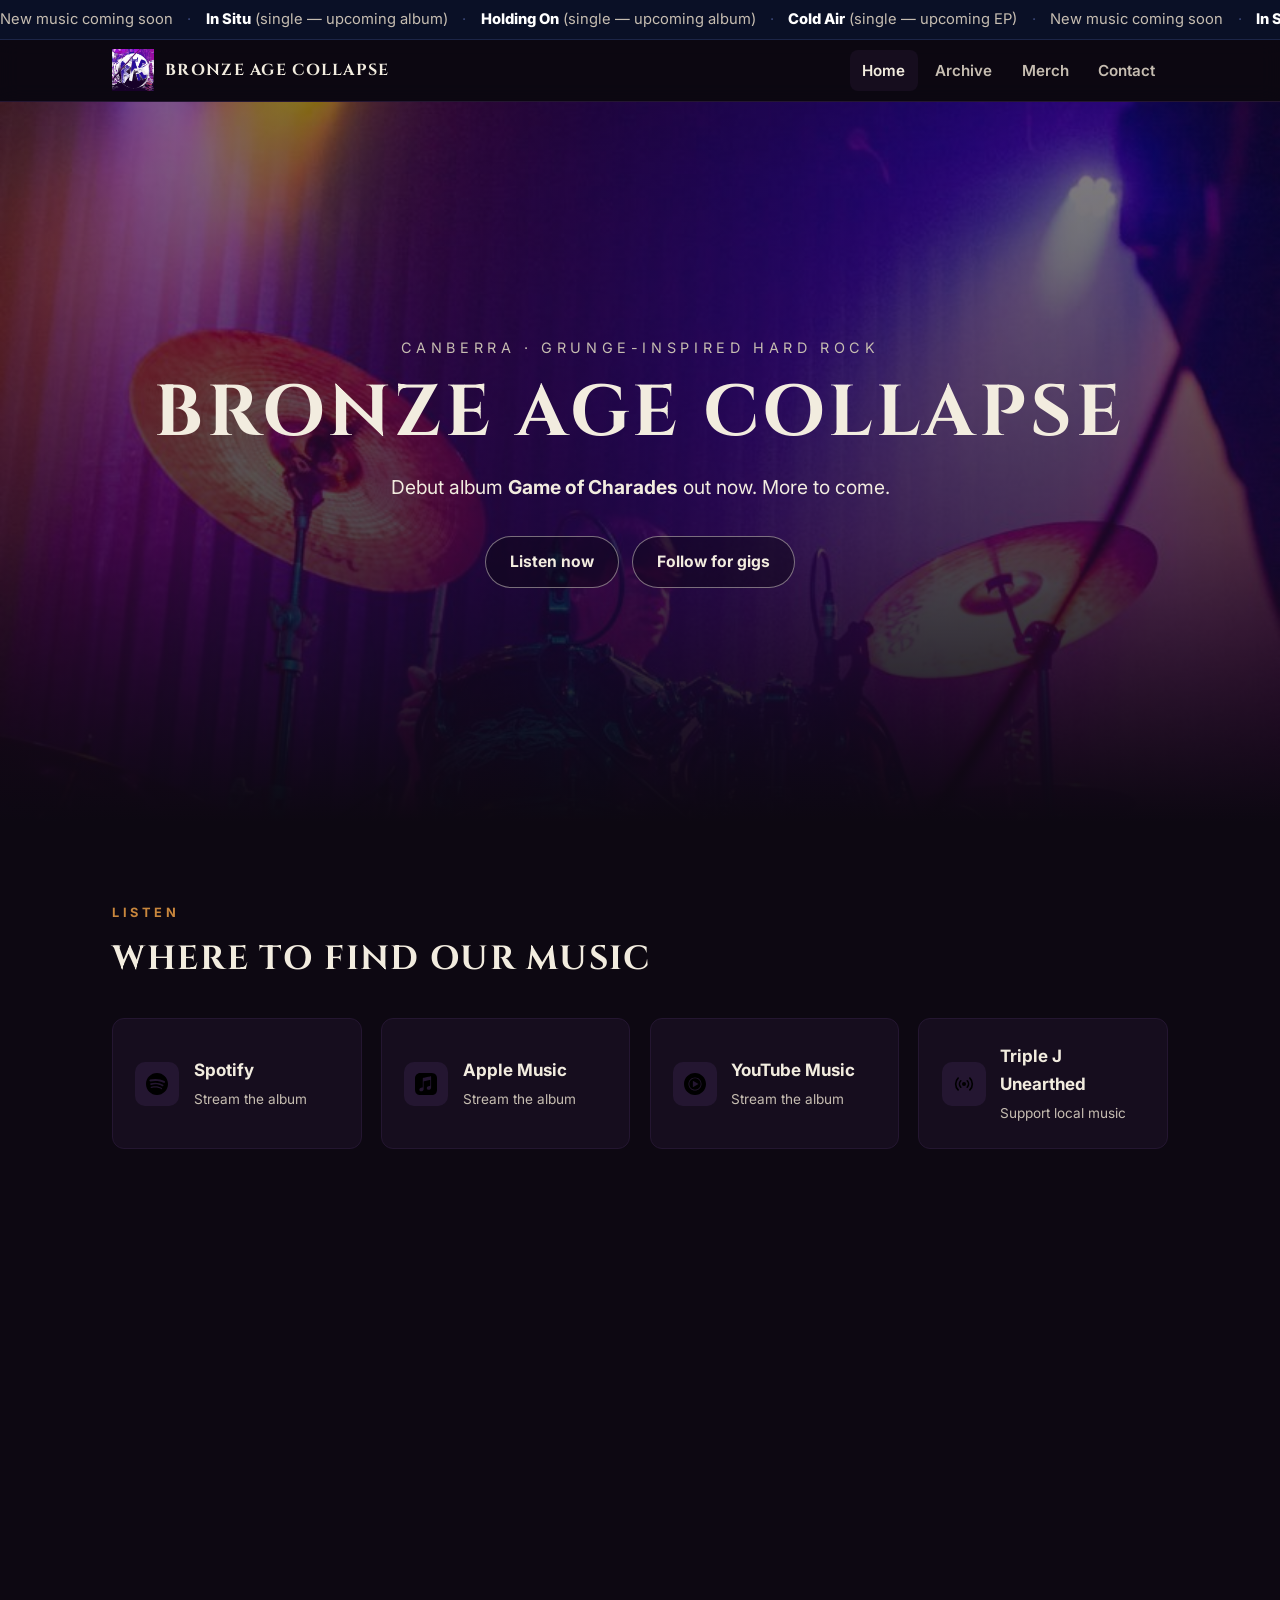
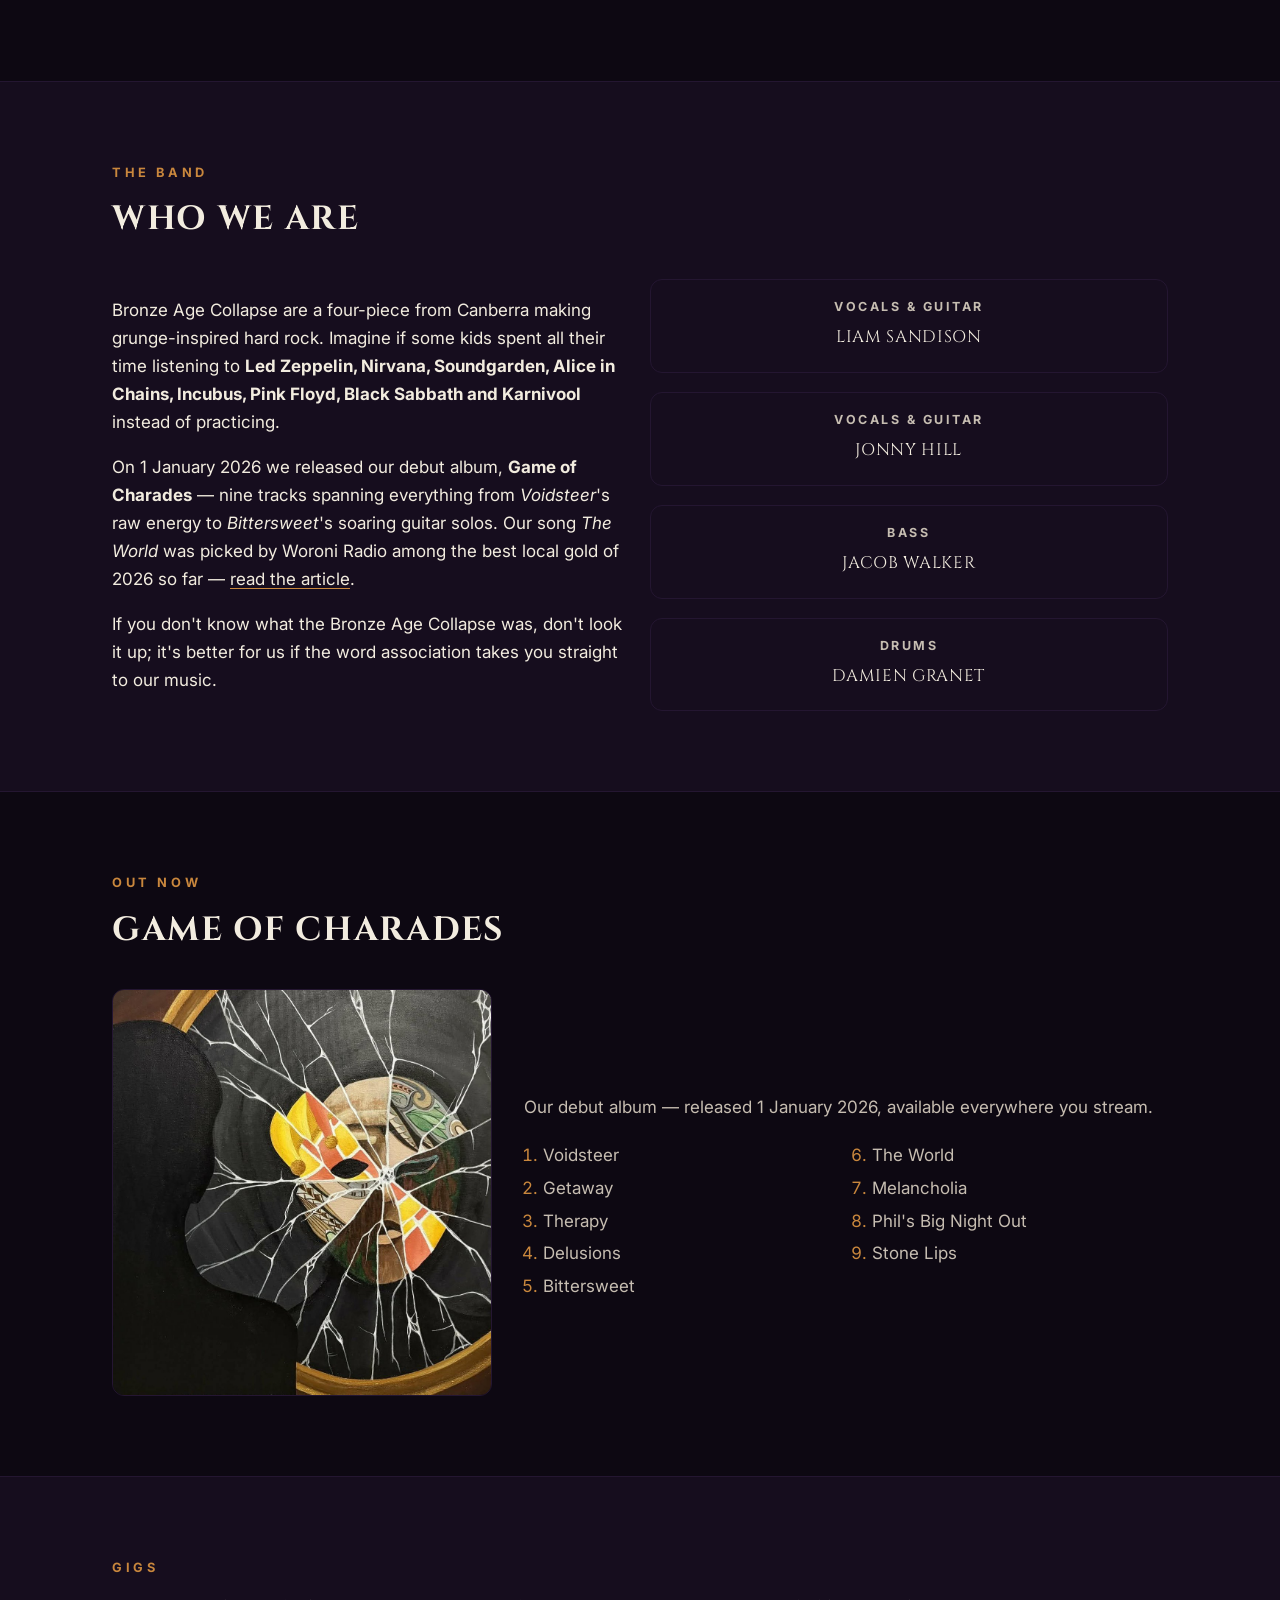
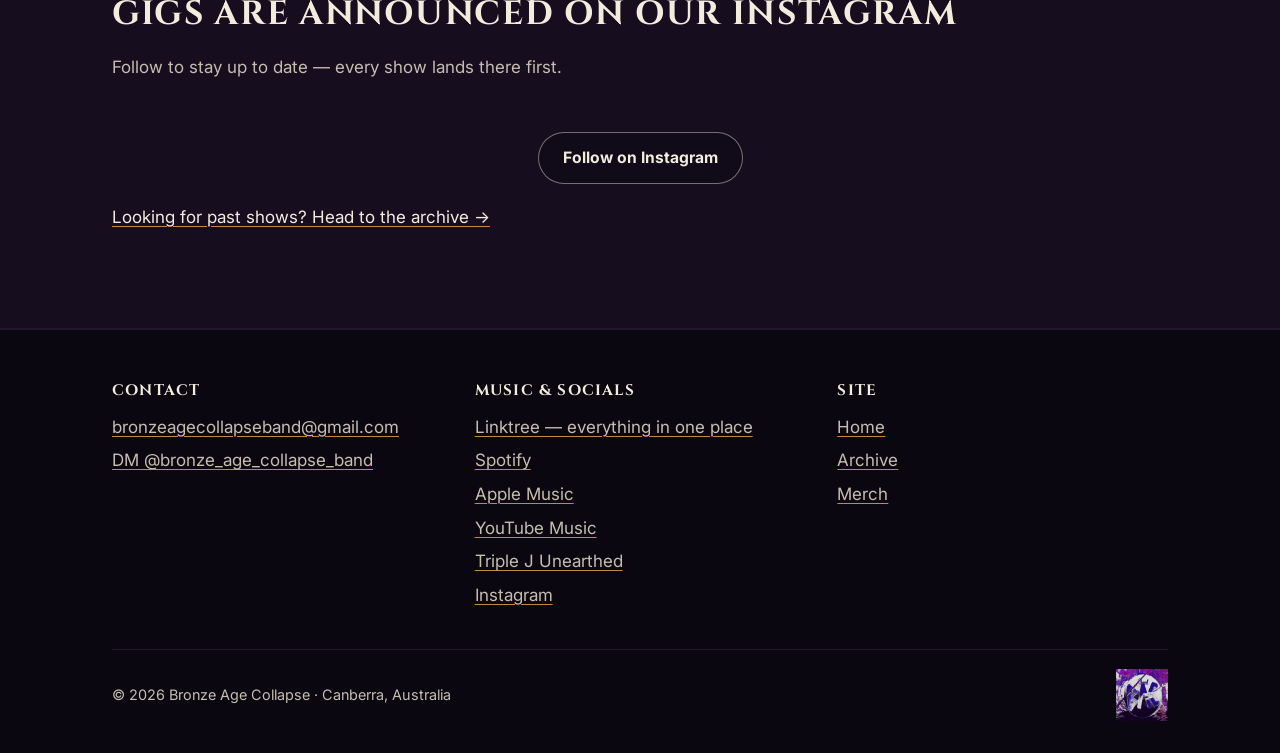
<file: index.html>
<!DOCTYPE html>
<html lang="en">
<head>
  <meta charset="UTF-8">
  <meta name="viewport" content="width=device-width, initial-scale=1.0">
  <title>Bronze Age Collapse — Canberra grunge-inspired hard rock</title>
  <meta name="description" content="Bronze Age Collapse are a four-piece from Canberra making grunge-inspired hard rock. Debut album Game of Charades out now. More to come.">

  <!-- Open Graph -->
  <meta property="og:type" content="website">
  <meta property="og:site_name" content="Bronze Age Collapse">
  <meta property="og:title" content="Bronze Age Collapse — Canberra grunge-inspired hard rock">
  <meta property="og:description" content="Debut album Game of Charades out now. More to come. Gigs are announced on Instagram.">
  <meta property="og:url" content="https://bronzeagecollapse.band/">
  <meta property="og:image" content="https://bronzeagecollapse.band/assets/og-cover.jpg">
  <meta property="og:image:width" content="1200">
  <meta property="og:image:height" content="630">
  <meta property="og:image:alt" content="Game of Charades album cover beside the Bronze Age Collapse logo">

  <!-- Twitter -->
  <meta name="twitter:card" content="summary_large_image">
  <meta name="twitter:title" content="Bronze Age Collapse — Canberra grunge-inspired hard rock">
  <meta name="twitter:description" content="Debut album Game of Charades out now. More to come.">
  <meta name="twitter:image" content="https://bronzeagecollapse.band/assets/og-cover.jpg">

  <link rel="canonical" href="https://bronzeagecollapse.band/">
  <link rel="icon" type="image/png" href="assets/favicon.png">
  <link rel="apple-touch-icon" href="assets/logo-192.png">

  <link rel="preconnect" href="https://fonts.googleapis.com">
  <link rel="preconnect" href="https://fonts.gstatic.com" crossorigin>
  <link href="https://fonts.googleapis.com/css2?family=Cinzel:wght@700;800&family=Inter:wght@400;600;700;800&display=swap" rel="stylesheet">
  <link rel="stylesheet" href="css/style.css">

  <!-- Structured data -->
  <script type="application/ld+json">
  {
    "@context": "https://schema.org",
    "@type": "MusicGroup",
    "name": "Bronze Age Collapse",
    "genre": "Grunge-inspired hard rock",
    "foundingLocation": { "@type": "City", "name": "Canberra, Australia" },
    "url": "https://bronzeagecollapse.band/",
    "logo": "https://bronzeagecollapse.band/assets/logo-512.png",
    "email": "bronzeagecollapseband@gmail.com",
    "sameAs": [
      "https://open.spotify.com/intl-fr/artist/3QsOVEVzFFD0ByheW88tjf",
      "https://music.youtube.com/channel/UCV4npXjZ-cxzKWkuwVIuZUA",
      "https://music.apple.com/us/artist/bronze-age-collapse/1815113758",
      "https://www.abc.net.au/triplejunearthed/artist/bronze-age-collapse",
      "https://www.instagram.com/bronze_age_collapse_band/",
      "https://linktr.ee/bronzeagecollapseband"
    ],
    "album": {
      "@type": "MusicAlbum",
      "name": "Game of Charades",
      "datePublished": "2026-01-01"
    }
  }
  </script>
</head>
<body>
  <a class="skip-link" href="#main">Skip to content</a>

  <div class="ticker" id="ticker" aria-label="New music coming soon"></div>

  <header class="site-header">
    <nav class="nav" aria-label="Main">
      <a class="nav__brand" href="index.html">
        <img src="assets/logo-drum.png" alt="Bronze Age Collapse bass drum logo" width="42" height="42">
        <span>Bronze Age Collapse</span>
      </a>
      <div class="nav__links">
        <a href="index.html" aria-current="page">Home</a>
        <a href="archive.html">Archive</a>
        <a href="merch.html">Merch</a>
        <a href="index.html#contact">Contact</a>
      </div>
    </nav>
  </header>

  <main id="main">

    <!-- HERO -->
    <section class="hero">
      <div class="hero__bg" role="img" aria-label="Bronze Age Collapse on stage under purple lights"></div>
      <div>
        <p class="hero__kicker">Canberra · Grunge-inspired hard rock</p>
        <h1>Bronze Age Collapse</h1>
        <p class="hero__tag">Debut album <strong>Game of Charades</strong> out now. More to come.</p>
        <div class="hero__cta">
          <a class="btn" href="#listen">Listen now</a>
          <a class="btn" href="https://www.instagram.com/bronze_age_collapse_band/">Follow for gigs</a>
        </div>
      </div>
    </section>

    <!-- LISTEN -->
    <section class="section" id="listen">
      <div class="wrap">
        <div class="section__head">
          <p class="eyebrow">Listen</p>
          <h2>Where to find our music</h2>
        </div>
        <div class="grid grid--4 listen-grid" id="listen-links"></div>
        <div style="margin-top:1.5rem" id="spotify-embed"></div>
      </div>
    </section>

    <!-- ABOUT -->
    <section class="section section--tint" id="about">
      <div class="wrap">
        <div class="section__head">
          <p class="eyebrow">The band</p>
          <h2>Who we are</h2>
        </div>
        <div class="grid grid--2">
          <div>
            <p>Bronze Age Collapse are a four-piece from Canberra making grunge-inspired hard rock.
            Imagine if some kids spent all their time listening to <strong>Led Zeppelin, Nirvana,
            Soundgarden, Alice in Chains, Incubus, Pink Floyd, Black Sabbath and Karnivool</strong>
            instead of practicing.</p>
            <p>On 1 January 2026 we released our debut album, <strong>Game of Charades</strong> —
            nine tracks spanning everything from <em>Voidsteer</em>'s raw energy to
            <em>Bittersweet</em>'s soaring guitar solos. Our song <em>The World</em> was picked by
            Woroni Radio among the best local gold of 2026 so far —
            <a href="https://www.woroni.com.au/words/woroni-radios-picks-best-local-gold-for-2026-so-far/">read the article</a>.</p>
            <p>If you don't know what the Bronze Age Collapse was, don't look it up; it's better
            for us if the word association takes you straight to our music.</p>
          </div>
          <div class="grid grid--2" id="members" aria-label="Band members"></div>
        </div>
      </div>
    </section>

    <!-- ALBUM -->
    <section class="section" id="album">
      <div class="wrap">
        <div class="section__head">
          <p class="eyebrow">Out now</p>
          <h2>Game of Charades</h2>
        </div>
        <div class="album-feature">
          <img src="assets/album-game-of-charades.jpg"
               alt="Game of Charades album cover: a painted mask reflected in a shattered mirror"
               width="560" height="600">
          <div>
            <p class="section__blurb">Our debut album — released 1 January 2026, available everywhere you stream.</p>
            <ol class="tracklist">
              <li>Voidsteer</li>
              <li>Getaway</li>
              <li>Therapy</li>
              <li>Delusions</li>
              <li>Bittersweet</li>
              <li>The World</li>
              <li>Melancholia</li>
              <li>Phil's Big Night Out</li>
              <li>Stone Lips</li>
            </ol>
          </div>
        </div>
      </div>
    </section>

    <!-- GIGS / INSTAGRAM -->
    <section class="section section--tint" id="gigs">
      <div class="wrap">
        <div class="section__head">
          <p class="eyebrow">Gigs</p>
          <h2>Gigs are announced on our Instagram</h2>
          <p class="section__blurb">Follow to stay up to date — every show lands there first.</p>
        </div>
        <div id="insta-embed"></div>
        <p style="margin-top:1.2rem"><a href="archive.html">Looking for past shows? Head to the archive →</a></p>
      </div>
    </section>

  </main>

  <!-- FOOTER / CONTACT -->
  <footer class="site-footer" id="contact">
    <div class="wrap">
      <div class="footer-grid">
        <div>
          <h3>Contact</h3>
          <ul id="footer-contact"></ul>
        </div>
        <div>
          <h3>Music &amp; socials</h3>
          <ul id="footer-links"></ul>
        </div>
        <div>
          <h3>Site</h3>
          <ul>
            <li><a href="index.html">Home</a></li>
            <li><a href="archive.html">Archive</a></li>
            <li><a href="merch.html">Merch</a></li>
          </ul>
        </div>
      </div>
      <div class="footer-bottom">
        <span>© <span id="year">2026</span> Bronze Age Collapse · Canberra, Australia</span>
        <img src="assets/logo-drum.png" alt="">
      </div>
    </div>
  </footer>

  <script src="data/site-config.js"></script>
  <script src="js/main.js"></script>
</body>
</html>
</file>
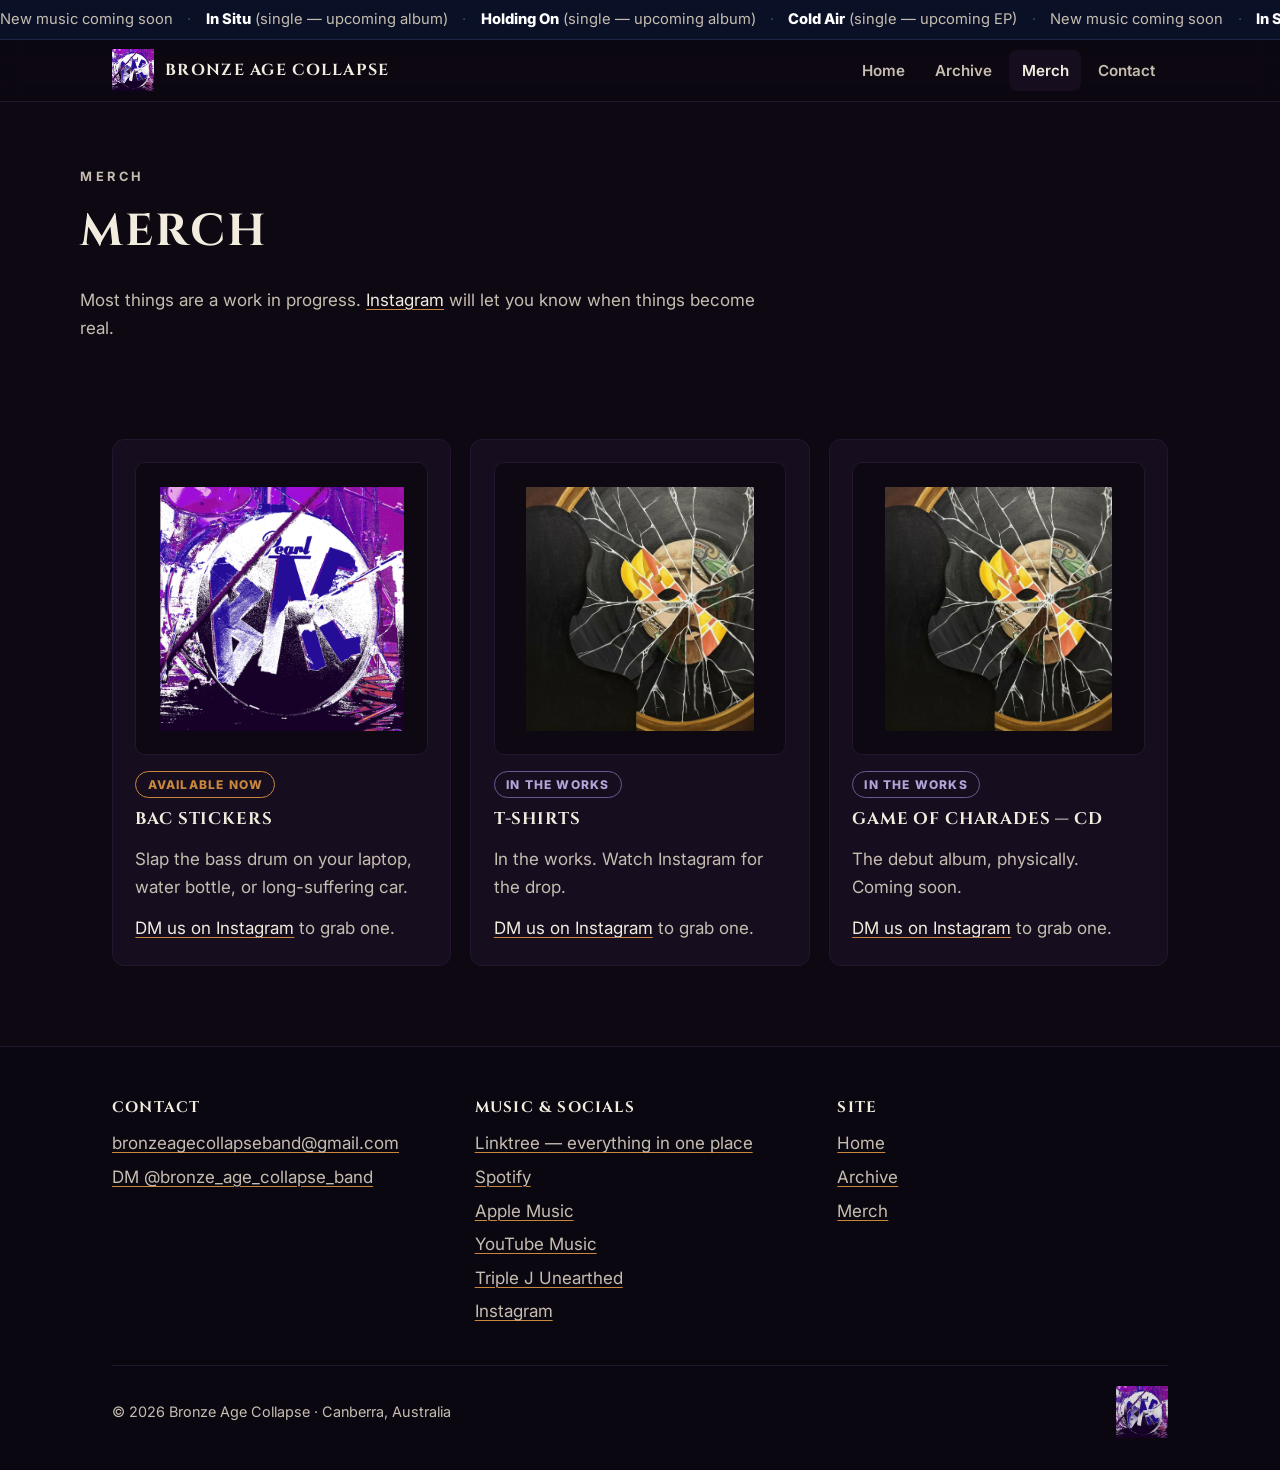
<file: merch.html>
<!DOCTYPE html>
<html lang="en">
<head>
  <meta charset="UTF-8">
  <meta name="viewport" content="width=device-width, initial-scale=1.0">
  <title>Merch — Bronze Age Collapse</title>
  <meta name="description" content="Bronze Age Collapse merch: stickers available now, t-shirts and Game of Charades CDs in the works. DM the band on Instagram to grab yours.">

  <meta property="og:type" content="website">
  <meta property="og:site_name" content="Bronze Age Collapse">
  <meta property="og:title" content="Merch — Bronze Age Collapse">
  <meta property="og:description" content="Stickers available now. Most things are a work in progress — Instagram will let you know when things become real.">
  <meta property="og:url" content="https://bronzeagecollapse.band/merch.html">
  <meta property="og:image" content="https://bronzeagecollapse.band/assets/og-cover.jpg">
  <meta property="og:image:width" content="1200">
  <meta property="og:image:height" content="630">
  <meta name="twitter:card" content="summary_large_image">
  <meta name="twitter:image" content="https://bronzeagecollapse.band/assets/og-cover.jpg">

  <link rel="canonical" href="https://bronzeagecollapse.band/merch.html">
  <link rel="icon" type="image/png" href="assets/favicon.png">
  <link rel="apple-touch-icon" href="assets/logo-192.png">
  <link rel="preconnect" href="https://fonts.googleapis.com">
  <link rel="preconnect" href="https://fonts.gstatic.com" crossorigin>
  <link href="https://fonts.googleapis.com/css2?family=Cinzel:wght@700;800&family=Inter:wght@400;600;700;800&display=swap" rel="stylesheet">
  <link rel="stylesheet" href="css/style.css">
</head>
<body>
  <a class="skip-link" href="#main">Skip to content</a>

  <div class="ticker" id="ticker" aria-label="New music coming soon"></div>

  <header class="site-header">
    <nav class="nav" aria-label="Main">
      <a class="nav__brand" href="index.html">
        <img src="assets/logo-drum.png" alt="Bronze Age Collapse bass drum logo" width="42" height="42">
        <span>Bronze Age Collapse</span>
      </a>
      <div class="nav__links">
        <a href="index.html">Home</a>
        <a href="archive.html">Archive</a>
        <a href="merch.html" aria-current="page">Merch</a>
        <a href="index.html#contact">Contact</a>
      </div>
    </nav>
  </header>

  <main id="main">
    <div class="page-hero wrap">
      <p class="eyebrow">Merch</p>
      <h1>Merch</h1>
      <p>Most things are a work in progress.
      <a href="https://www.instagram.com/bronze_age_collapse_band/">Instagram</a> will let you know
      when things become real.</p>
    </div>

    <section class="section">
      <div class="wrap">
        <div class="grid grid--3" id="merch-grid"></div>
      </div>
    </section>
  </main>

  <footer class="site-footer" id="contact">
    <div class="wrap">
      <div class="footer-grid">
        <div>
          <h3>Contact</h3>
          <ul id="footer-contact"></ul>
        </div>
        <div>
          <h3>Music &amp; socials</h3>
          <ul id="footer-links"></ul>
        </div>
        <div>
          <h3>Site</h3>
          <ul>
            <li><a href="index.html">Home</a></li>
            <li><a href="archive.html">Archive</a></li>
            <li><a href="merch.html">Merch</a></li>
          </ul>
        </div>
      </div>
      <div class="footer-bottom">
        <span>© <span id="year">2026</span> Bronze Age Collapse · Canberra, Australia</span>
        <img src="assets/logo-drum.png" alt="">
      </div>
    </div>
  </footer>

  <script src="data/site-config.js"></script>
  <script src="js/main.js"></script>
</body>
</html>
</file>
<file: css/style.css>
/* ==========================================================================
   BRONZE AGE COLLAPSE — style.css
   Palette from the band's stage photography and brand kit.
   Design rules (per band feedback): flat colour, no gradient lettering,
   uniform-height display type, one quiet button style. Clean and modern.
   ========================================================================== */

:root {
  /* colour tokens */
  --ink:        #0d0812;   /* near-black plum — page base */
  --ink-2:      #160d1e;   /* raised panels */
  --ink-3:      #241631;   /* borders / hover panels */
  --navy:       #0a1026;   /* ticker backing — very dark blue */
  --burgundy:   #7e1f2c;   /* brand maroon */
  --bronze:     #c9873d;   /* brand bronze (used sparingly, flat) */
  --cream:      #f2ecdf;   /* primary text */
  --cream-dim:  #c6bdb1;   /* secondary text */
  --magenta:    #c25bd4;   /* stage-light accent (small details only) */

  /* type */
  --display: "Cinzel", "Times New Roman", serif;
  --body: "Inter", system-ui, -apple-system, "Segoe UI", sans-serif;

  /* layout */
  --max: 1120px;
  --pad: clamp(1rem, 4vw, 2rem);
  --radius: 12px;
}

* { box-sizing: border-box; }
html { scroll-behavior: smooth; }
@media (prefers-reduced-motion: reduce) {
  html { scroll-behavior: auto; }
  *, *::before, *::after { animation: none !important; transition: none !important; }
}

body {
  margin: 0;
  background: var(--ink);
  color: var(--cream);
  font-family: var(--body);
  font-size: 1.0625rem;
  line-height: 1.65;
  -webkit-font-smoothing: antialiased;
}

img { max-width: 100%; height: auto; display: block; }
a { color: var(--cream); text-decoration-thickness: 1px; text-underline-offset: 3px; text-decoration-color: var(--bronze); }
a:hover { color: #fff; }
:focus-visible { outline: 2px solid var(--cream); outline-offset: 3px; border-radius: 4px; }

.skip-link {
  position: absolute; left: -9999px; top: 0; z-index: 100;
  background: var(--cream); color: var(--ink); padding: .6rem 1rem;
  font-weight: 700; border-radius: 0 0 8px 0;
}
.skip-link:focus { left: 0; }

.wrap { max-width: var(--max); margin: 0 auto; padding: 0 var(--pad); }

/* --------------------------------------------------------------------------
   Ticker — "new music coming soon"
   -------------------------------------------------------------------------- */
.ticker {
  background: var(--navy);
  border-bottom: 1px solid #1c2547;
  overflow: hidden;
  white-space: nowrap;
  font-size: .92rem;
  color: var(--cream-dim);
}
.ticker__inner {
  display: inline-block;
  padding: .45rem 0;
  animation: ticker 30s linear infinite;
}
.ticker__inner:hover { animation-play-state: paused; }
@keyframes ticker {
  from { transform: translateX(0); }
  to   { transform: translateX(-50%); }
}
@media (prefers-reduced-motion: reduce) {
  .ticker { white-space: normal; text-align: center; padding: .3rem var(--pad); }
  .ticker__inner { animation: none; padding: .3rem 0; }
  .ticker__chunk[aria-hidden="true"] { display: none; } /* one copy only */
}
.ticker b { color: #fff; font-weight: 800; }
.ticker .dot { color: #3a4776; margin: 0 .9rem; }

/* --------------------------------------------------------------------------
   Header / nav
   -------------------------------------------------------------------------- */
.site-header {
  position: sticky; top: 0; z-index: 50;
  background: rgba(13, 8, 18, .92);
  backdrop-filter: blur(10px);
  border-bottom: 1px solid var(--ink-3);
}
.nav {
  display: flex; align-items: center; gap: 1rem;
  padding: .6rem var(--pad);
  max-width: var(--max); margin: 0 auto;
}
.nav__brand {
  display: flex; align-items: center; gap: .7rem;
  text-decoration: none; color: var(--cream);
  font-family: var(--display); font-weight: 700;
  font-size: 1rem; letter-spacing: .08em; text-transform: uppercase;
}
.nav__brand img { width: 42px; height: 42px; }
.nav__links { display: flex; gap: .25rem; margin-left: auto; }
.nav__links a {
  color: var(--cream-dim); text-decoration: none;
  padding: .5rem .8rem; border-radius: 8px; font-weight: 600; font-size: .95rem;
}
.nav__links a:hover { color: #fff; background: var(--ink-3); }
.nav__links a[aria-current="page"] { color: var(--cream); background: var(--ink-2); }

@media (max-width: 560px) {
  .nav { flex-wrap: wrap; justify-content: center; }
  .nav__links { margin-left: 0; width: 100%; justify-content: center; }
  .nav__brand span { display: none; }
}

/* --------------------------------------------------------------------------
   Display type — uniform height, flat colour (band feedback)
   -------------------------------------------------------------------------- */
h1, h2, .display {
  font-family: var(--display);
  text-transform: uppercase;   /* Cinzel's small-caps lowercase made word
                                  initials look bigger; uppercase keeps every
                                  letter the same height */
  color: var(--cream);
  letter-spacing: .05em;
  font-weight: 700;
  margin: 0;
}

/* --------------------------------------------------------------------------
   Hero
   -------------------------------------------------------------------------- */
.hero {
  position: relative;
  min-height: min(82vh, 720px);
  display: grid; place-items: center;
  text-align: center;
  isolation: isolate;
  overflow: hidden;
  padding: clamp(3rem, 8vw, 6rem) var(--pad);
}
.hero__bg {
  position: absolute; inset: 0; z-index: -2;
  background-image: url("../assets/gig3.jpg");
  background-size: cover; background-position: center 30%;
}
.hero::after {
  content: ""; position: absolute; inset: 0; z-index: -1;
  background: linear-gradient(180deg, rgba(13,8,18,.5) 0%, rgba(13,8,18,.72) 60%, var(--ink) 100%);
}
.hero__kicker {
  font-size: .9rem; letter-spacing: .32em; text-transform: uppercase;
  color: var(--cream-dim); margin: 0 0 1rem;
}
.hero h1 {
  font-size: clamp(2.2rem, 7.5vw, 4.5rem);
  line-height: 1.08;
}
.hero__tag {
  max-width: 46ch; margin: 1.2rem auto 2rem;
  color: var(--cream); font-size: clamp(1.05rem, 2.4vw, 1.2rem);
  text-wrap: balance;
}
.hero__cta { display: flex; gap: .8rem; justify-content: center; flex-wrap: wrap; }

/* Buttons — one quiet outline style everywhere */
.btn {
  display: inline-flex; align-items: center; gap: .5rem;
  padding: .75rem 1.5rem; border-radius: 999px;
  font-weight: 700; font-size: .98rem; text-decoration: none;
  background: rgba(13, 8, 18, .45); color: var(--cream);
  border: 1px solid rgba(242, 236, 223, .45);
  transition: border-color .15s ease, background .15s ease;
}
.btn:hover { border-color: var(--cream); color: #fff; background: rgba(242, 236, 223, .06); }
.btn:active { transform: translateY(1px); }

/* --------------------------------------------------------------------------
   Sections
   -------------------------------------------------------------------------- */
.section { padding: clamp(3rem, 7vw, 5rem) 0; position: relative; }
.section--tint { background: var(--ink-2); border-block: 1px solid var(--ink-3); }
.section__head { margin-bottom: 2rem; }
.eyebrow {
  font-size: .8rem; letter-spacing: .28em; text-transform: uppercase;
  color: var(--bronze); font-weight: 700; margin: 0 0 .5rem;
}
h2 { font-size: clamp(1.5rem, 4vw, 2.1rem); }
.section__blurb { color: var(--cream-dim); max-width: 62ch; margin-top: .7rem; }

/* --------------------------------------------------------------------------
   Cards / grids
   -------------------------------------------------------------------------- */
.grid { display: grid; gap: 1.2rem; }
.grid--2 { grid-template-columns: repeat(auto-fit, minmax(280px, 1fr)); }
.grid--3 { grid-template-columns: repeat(auto-fit, minmax(240px, 1fr)); }
.grid--4 { grid-template-columns: repeat(auto-fit, minmax(200px, 1fr)); }

.card {
  background: var(--ink-2); border: 1px solid var(--ink-3);
  border-radius: var(--radius); padding: 1.4rem;
}
.card h3 {
  font-family: var(--display); text-transform: uppercase; letter-spacing: .05em;
  color: var(--cream); margin: 0 0 .4rem; font-size: 1.05rem;
}
.card p { color: var(--cream-dim); margin: .3rem 0 0; }

/* Member cards */
.member { text-align: center; padding: 1.1rem; }
.member__role { color: var(--cream-dim); font-weight: 700; font-size: .78rem; letter-spacing: .2em; text-transform: uppercase; }
.member__name { font-family: var(--display); text-transform: uppercase; letter-spacing: .04em; font-size: 1.05rem; margin: .35rem 0 0; }
.member__name a { color: var(--cream); }

/* Listen links */
.listen-grid a.card {
  display: flex; align-items: center; gap: .9rem; text-decoration: none;
  transition: border-color .15s ease;
}
.listen-grid a.card:hover { border-color: var(--cream-dim); }
.listen-grid .icon {
  width: 44px; height: 44px; flex: none; border-radius: 10px;
  display: grid; place-items: center;
  background: var(--ink-3); color: var(--cream);
}
.listen-grid .icon svg, .listen-grid .icon img { width: 22px; height: 22px; }
.listen-grid .label { font-weight: 700; color: var(--cream); }
.listen-grid .sub { font-size: .85rem; color: var(--cream-dim); }

/* Merch */
.merch-card { display: flex; flex-direction: column; }
.merch-card .merch__img {
  border-radius: 10px; background: var(--ink);
  aspect-ratio: 1; display: grid; place-items: center; overflow: hidden; margin-bottom: 1rem;
  border: 1px solid var(--ink-3);
}
.merch-card .merch__img img { max-height: 84%; max-width: 84%; object-fit: contain; }
.badge {
  display: inline-block; padding: .18rem .7rem; border-radius: 999px;
  font-size: .75rem; font-weight: 800; letter-spacing: .1em; text-transform: uppercase;
  margin-bottom: .5rem; width: fit-content;
  border: 1px solid var(--ink-3); color: var(--cream-dim);
}
.badge--available { border-color: var(--bronze); color: var(--bronze); }
.badge--wip { border-color: #6b5a92; color: #b3a4d9; }
.badge--soldout { border-color: var(--burgundy); color: #e29aa4; }

/* Photo + poster galleries */
.gallery { columns: 3 260px; column-gap: 1rem; }
.gallery figure { margin: 0 0 1rem; break-inside: avoid; border-radius: 10px; overflow: hidden; border: 1px solid var(--ink-3); }
.gallery img { width: 100%; }
.gallery figcaption {
  padding: .6rem .8rem; font-size: .85rem; color: var(--cream-dim);
  background: var(--ink-2);
}

/* Album feature */
.album-feature { display: grid; gap: 2rem; grid-template-columns: minmax(240px, 380px) 1fr; align-items: center; }
@media (max-width: 760px) { .album-feature { grid-template-columns: 1fr; } }
.album-feature img { border-radius: var(--radius); border: 1px solid var(--ink-3); }
.tracklist { columns: 2 180px; column-gap: 2rem; padding-left: 1.2rem; margin: 1rem 0 0; color: var(--cream-dim); }
.tracklist li { break-inside: avoid; padding: .15rem 0; }
.tracklist li::marker { color: var(--bronze); }

/* Embeds */
.embed-frame { border: 0; border-radius: var(--radius); width: 100%; }
.insta-card { text-align: center; }
.insta-card .btn { margin-top: 1rem; }
.insta-grid { display: grid; gap: 1rem; grid-template-columns: repeat(auto-fit, minmax(300px, 1fr)); justify-items: center; }

/* --------------------------------------------------------------------------
   Venue map (Archive page)
   -------------------------------------------------------------------------- */
.venue-map {
  height: 440px; border-radius: var(--radius);
  border: 1px solid var(--ink-3); overflow: hidden;
  background: var(--ink-2);
}
.venue-map .leaflet-container { height: 100%; width: 100%; background: #191a1f; }
.venue-list {
  list-style: none; margin: 1rem 0 0; padding: 0;
  display: grid; gap: .4rem .8rem; grid-template-columns: repeat(auto-fit, minmax(240px, 1fr));
  color: var(--cream-dim); font-size: .95rem;
}
.venue-list li::before { content: "◆ "; color: var(--burgundy); }
.venue-list button {
  background: none; border: 0; padding: 0; font: inherit; color: var(--cream);
  cursor: pointer; text-decoration: underline; text-decoration-color: var(--bronze);
  text-underline-offset: 3px;
}
.venue-list button:hover { color: #fff; }
.venue-list .area { color: var(--cream-dim); }

/* Leaflet popup theming */
.leaflet-popup-content-wrapper, .leaflet-popup-tip {
  background: var(--ink-2); color: var(--cream);
  border: 1px solid var(--ink-3);
}
.leaflet-popup-content { font-family: var(--body); }
.leaflet-popup-content b { font-family: var(--display); text-transform: uppercase; letter-spacing: .04em; }

/* --------------------------------------------------------------------------
   Band timeline (Archive page) — central spine, alternating cards
   -------------------------------------------------------------------------- */
.timeline { list-style: none; margin: 0; padding: 0; position: relative; }
.timeline::before {
  content: ""; position: absolute; left: 50%; top: 0; bottom: 0;
  width: 2px; background: var(--ink-3); transform: translateX(-50%);
}
.timeline li {
  position: relative; width: 50%; padding: 0 2.2rem 2.2rem;
}
.timeline li:nth-child(odd) { left: 0; text-align: right; }
.timeline li:nth-child(even) { left: 50%; }
.timeline li::before {
  content: ""; position: absolute; top: .5rem;
  width: 11px; height: 11px; border-radius: 50%;
  background: var(--burgundy); border: 2px solid var(--cream);
}
.timeline li:nth-child(odd)::before { right: -7px; }
.timeline li:nth-child(even)::before { left: -7px; }
.timeline .t-card {
  display: inline-block; text-align: left;
  background: var(--ink-2); border: 1px solid var(--ink-3);
  border-radius: var(--radius); padding: 1rem 1.2rem; max-width: 100%;
}
.timeline .t-date {
  color: var(--bronze); font-weight: 700; font-size: .8rem;
  letter-spacing: .16em; text-transform: uppercase;
}
.timeline .t-title { font-family: var(--display); text-transform: uppercase; letter-spacing: .03em; font-size: 1rem; margin: .25rem 0; color: var(--cream); }
.timeline .t-detail { color: var(--cream-dim); font-size: .95rem; }

@media (max-width: 720px) {
  .timeline::before { left: 8px; transform: none; }
  .timeline li, .timeline li:nth-child(odd), .timeline li:nth-child(even) {
    width: 100%; left: 0; text-align: left; padding: 0 0 1.6rem 2rem;
  }
  .timeline li:nth-child(odd)::before, .timeline li:nth-child(even)::before { left: 2px; right: auto; }
}

/* --------------------------------------------------------------------------
   Footer / contact
   -------------------------------------------------------------------------- */
.site-footer {
  background: #0b0710;
  border-top: 1px solid var(--ink-3);
  padding: 3rem 0 2rem;
}
.footer-grid { display: grid; gap: 2rem; grid-template-columns: repeat(auto-fit, minmax(220px, 1fr)); }
.site-footer h3 {
  font-family: var(--display); text-transform: uppercase; letter-spacing: .08em;
  color: var(--cream); font-size: .95rem; margin: 0 0 .6rem;
}
.site-footer ul { list-style: none; padding: 0; margin: 0; display: grid; gap: .35rem; }
.site-footer a { color: var(--cream-dim); }
.site-footer a:hover { color: #fff; }
.footer-bottom {
  margin-top: 2.5rem; padding-top: 1.2rem; border-top: 1px solid var(--ink-3);
  display: flex; gap: 1rem; align-items: center; justify-content: space-between; flex-wrap: wrap;
  color: var(--cream-dim); font-size: .9rem;
}
.footer-bottom img { width: 52px; opacity: .85; }

/* Page hero (subpages) */
.page-hero { padding: clamp(2.5rem, 6vw, 4rem) 0 0; }
.page-hero h1 { font-size: clamp(1.9rem, 5.5vw, 2.8rem); }
.page-hero p { color: var(--cream-dim); max-width: 62ch; }
</file>
